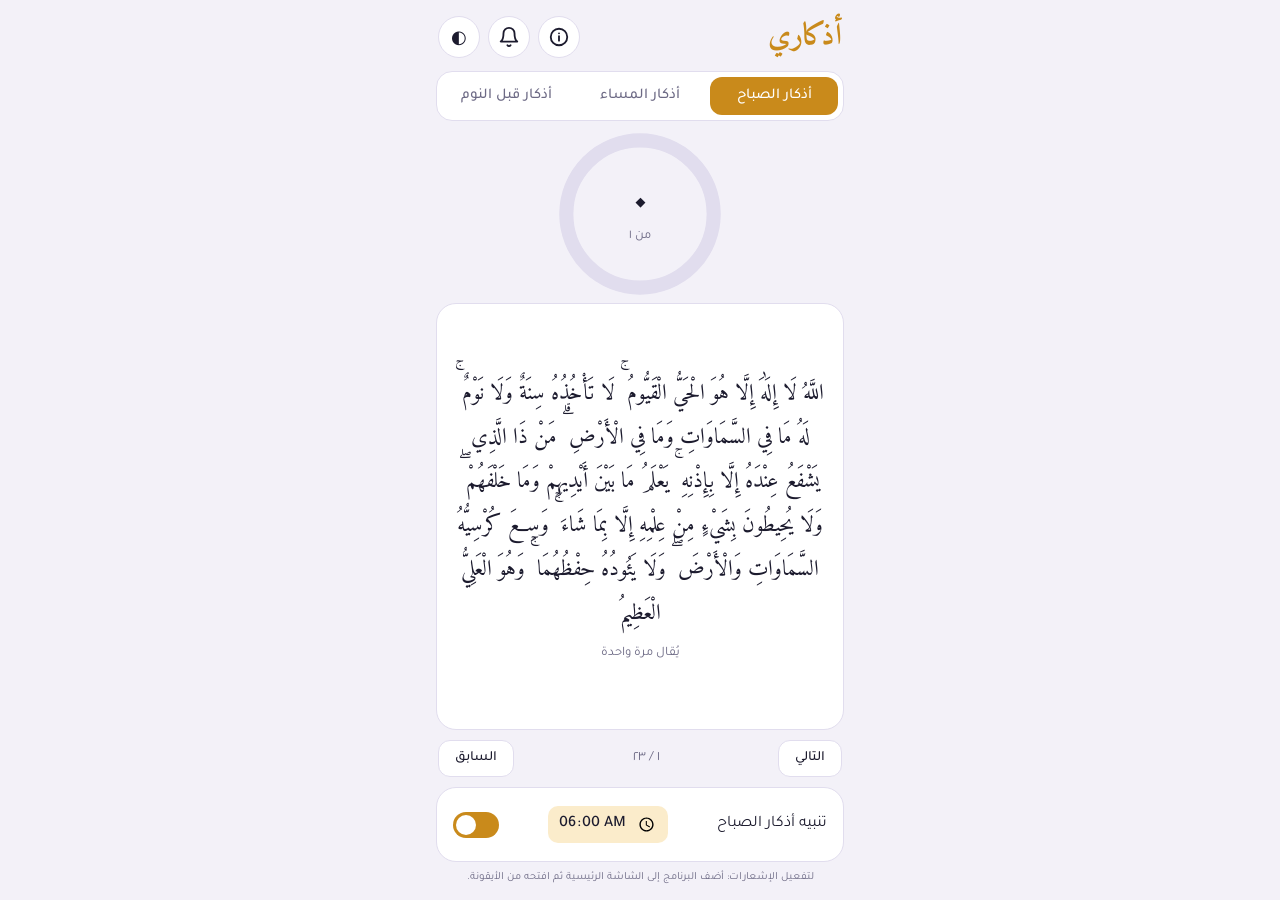
<file: index.html>
<!DOCTYPE html>
<html lang="ar" dir="rtl">
<head>
<meta charset="utf-8">
<meta name="viewport" content="width=device-width, initial-scale=1, maximum-scale=1, user-scalable=no, viewport-fit=cover">
<title>أذكاري</title>
<link rel="manifest" href="manifest.json">
<link rel="icon" href="icon-192.png">
<link rel="apple-touch-icon" href="icon-192.png">
<meta name="theme-color" content="#5b52c9">
<meta name="apple-mobile-web-app-capable" content="yes">
<meta name="mobile-web-app-capable" content="yes">
<meta name="apple-mobile-web-app-status-bar-style" content="black-translucent">
<meta name="apple-mobile-web-app-title" content="أذكاري">
<link rel="stylesheet" href="https://fonts.googleapis.com/css2?family=Amiri:wght@400;700&family=Tajawal:wght@400;500;700&display=swap">
<link rel="stylesheet" href="style.css">
</head>
<body data-c="morning">
<main class="app">
<header><h1>أذكاري</h1><div class="hb"><button class="ic" id="inf" aria-label="عن البرنامج"><svg viewBox="0 0 24 24" width="22" height="22" fill="none" stroke="currentColor" stroke-width="2" stroke-linecap="round" aria-hidden="true"><circle cx="12" cy="12" r="9"/><path d="M12 11v5M12 8h.01"/></svg></button><button class="ic" id="en" aria-label="تفعيل الإشعارات"><svg class="bell" viewBox="0 0 24 24" width="22" height="22" fill="none" stroke="currentColor" stroke-width="2" stroke-linecap="round" stroke-linejoin="round" aria-hidden="true"><path d="M18 8a6 6 0 0 0-12 0c0 7-3 9-3 9h18s-3-2-3-9"/><path d="M13.7 21a2 2 0 0 1-3.4 0"/></svg></button><button class="ic" id="th" aria-label="تبديل الوضع">◐</button></div></header>
<div class="tabs" role="tablist" id="tabs"></div>
<div class="ring" id="ring" role="button" aria-label="اضغط للعدّ">
<svg viewBox="0 0 120 120"><circle class="tr" cx="60" cy="60" r="52"/><circle class="pg" id="pg" cx="60" cy="60" r="52" stroke-dasharray="326.7" stroke-dashoffset="326.7"/></svg>
<b><span id="cn">0</span><small id="ct"></small></b></div>
<section class="dhikr"><p id="tx"></p><div class="src" id="sr"></div></section>
<div class="nav"><button id="nx">التالي</button><span id="ix"></span><button id="pv">السابق</button></div>

<section class="set" id="set"></section>
<p class="note" id="hint" hidden>لتفعيل الإشعارات: أضف البرنامج إلى الشاشة الرئيسية ثم افتحه من الأيقونة.</p>

</main>
<div class="sheet" id="sh" aria-hidden="true"><div class="box" role="dialog" aria-label="عن البرنامج"><button class="x" id="sx" aria-label="إغلاق">✕</button><h3>أذكاري</h3><p>«أذكاري» برنامج خفيف يذكّرك بأذكار الصباح والمساء وقبل النوم عبر إشعارات مكتوبة في الأوقات التي تختارها.</p><div class="lk" id="lk"></div><p class="ver" id="vr"></p><p class="cp"><img class="logo" src="logo.png" width="24" height="24" alt=""><span>© 2026 Abd Code. جميع الحقوق محفوظة.</span></p></div></div>
<div class="toast" id="st" role="status"></div>
<script src="adhkar.js"></script>
<script src="app.js"></script>
</body>
</html>
</file>
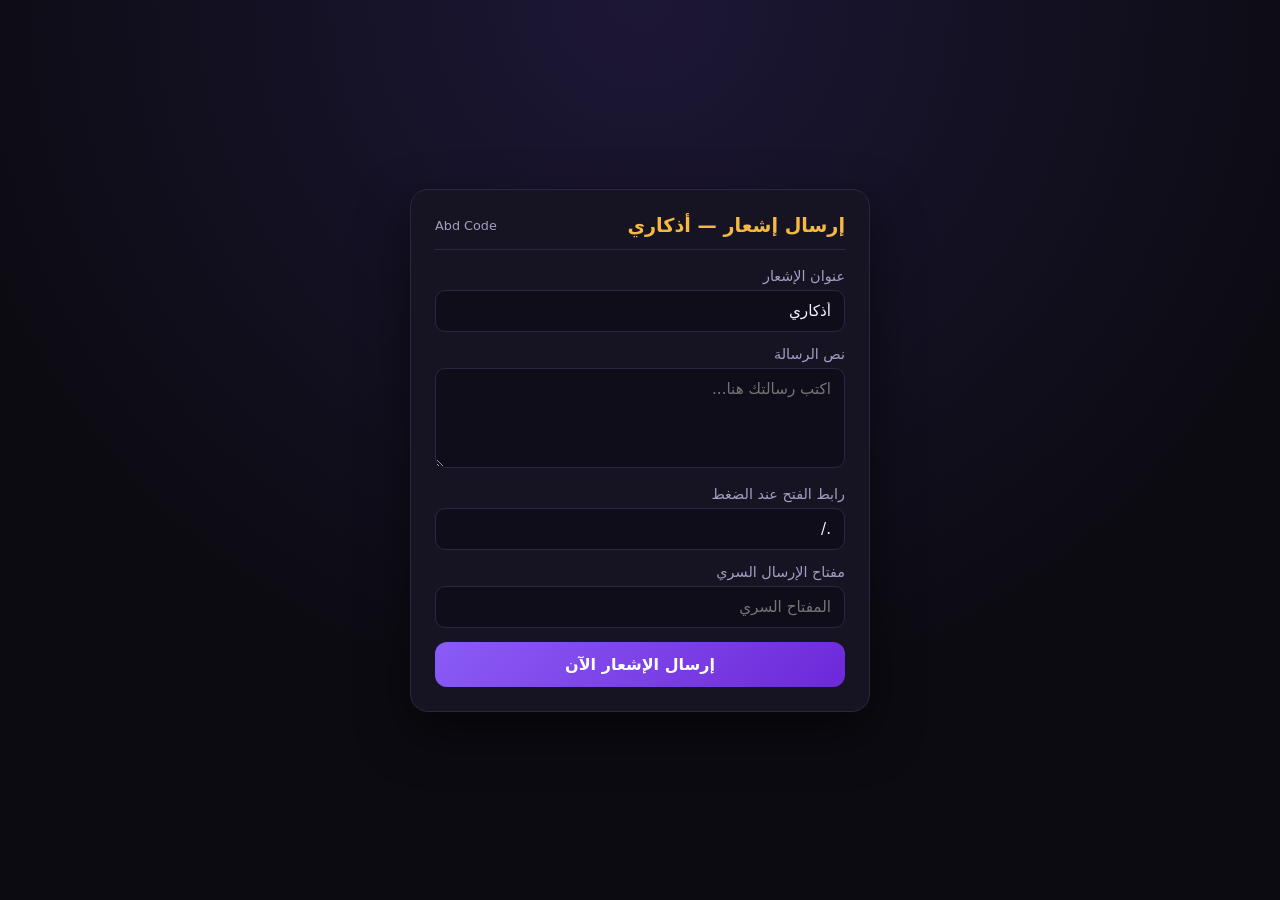
<file: send.html>
<!DOCTYPE html>
<html lang="ar" dir="rtl">
<head>
  <meta charset="UTF-8" />
  <meta name="robots" content="noindex" />
  <meta name="viewport" content="width=device-width, initial-scale=1.0" />
  <title>إرسال إشعار — أذكاري</title>
  <style>
    :root {
      --bg: #0c0b12;
      --card: #161422;
      --border: #2b2742;
      --text: #f4f2fa;
      --muted: #a39ec2;
      --purple: #8b5cf6;
      --purple-dark: #6d28d9;
      --gold: #f5b942;
    }
    * { box-sizing: border-box; }
    body {
      margin: 0;
      min-height: 100vh;
      font-family: system-ui, -apple-system, "Segoe UI", Tahoma, Arial, sans-serif;
      background: radial-gradient(circle at top, #1d1736 0%, var(--bg) 65%);
      color: var(--text);
      display: flex;
      align-items: center;
      justify-content: center;
      padding: 20px;
    }
    .box {
      width: 100%;
      max-width: 460px;
      background: var(--card);
      border: 1px solid var(--border);
      border-radius: 18px;
      padding: 24px;
      box-shadow: 0 20px 50px rgba(0, 0, 0, 0.55);
    }
    .top {
      display: flex;
      align-items: center;
      justify-content: space-between;
      margin-bottom: 18px;
      padding-bottom: 12px;
      border-bottom: 1px solid var(--border);
    }
    h1 { margin: 0; font-size: 1.2rem; color: var(--gold); }
    .brand { font-size: 0.8rem; color: var(--muted); }
    .field { margin-bottom: 14px; }
    label { display: block; margin-bottom: 6px; font-size: 0.9rem; color: var(--muted); }
    input, textarea {
      width: 100%;
      background: #0f0d19;
      color: var(--text);
      border: 1px solid var(--border);
      border-radius: 10px;
      padding: 11px 13px;
      font-size: 0.95rem;
      font-family: inherit;
      outline: none;
    }
    input:focus, textarea:focus { border-color: var(--purple); }
    textarea { min-height: 100px; resize: vertical; }
    button {
      width: 100%;
      padding: 13px;
      border: 0;
      border-radius: 12px;
      background: linear-gradient(135deg, var(--purple), var(--purple-dark));
      color: #fff;
      font-size: 1rem;
      font-weight: 700;
      font-family: inherit;
      cursor: pointer;
    }
    button:disabled { opacity: 0.5; cursor: not-allowed; }
    .status {
      margin-top: 14px;
      padding: 12px;
      border-radius: 10px;
      font-size: 0.9rem;
      display: none;
      background: #0f0d19;
      border: 1px solid var(--border);
    }
    .status.ok { display: block; border-color: rgba(34, 197, 94, 0.45); color: #86efac; }
    .status.err { display: block; border-color: rgba(239, 68, 68, 0.45); color: #fca5a5; }
  </style>
</head>
<body>
  <main class="box">
    <div class="top">
      <h1>إرسال إشعار — أذكاري</h1>
      <span class="brand">Abd Code</span>
    </div>
    <form id="sendForm">
      <div class="field">
        <label for="title">عنوان الإشعار</label>
        <input id="title" type="text" value="أذكاري" required />
      </div>
      <div class="field">
        <label for="body">نص الرسالة</label>
        <textarea id="body" placeholder="اكتب رسالتك هنا..." required></textarea>
      </div>
      <div class="field">
        <label for="url">رابط الفتح عند الضغط</label>
        <input id="url" type="text" value="./" />
      </div>
      <div class="field">
        <label for="secret">مفتاح الإرسال السري</label>
        <input id="secret" type="password" placeholder="المفتاح السري" autocomplete="off" required />
      </div>
      <button id="sendBtn" type="submit">إرسال الإشعار الآن</button>
    </form>
    <div id="status" class="status"></div>
  </main>

  <script>
    const WORKER_URL = "https://adhkar-push.abdcode.workers.dev/broadcast";
    const form = document.getElementById("sendForm");
    const btn = document.getElementById("sendBtn");
    const statusEl = document.getElementById("status");
    const secretInput = document.getElementById("secret");

    const savedSecret = localStorage.getItem("adhkar_broadcast_secret");
    if (savedSecret) secretInput.value = savedSecret;

    function showStatus(type, msg) {
      statusEl.className = "status " + type;
      statusEl.textContent = msg;
    }

    form.addEventListener("submit", async (e) => {
      e.preventDefault();
      const title = document.getElementById("title").value.trim();
      const body = document.getElementById("body").value.trim();
      const url = document.getElementById("url").value.trim() || "./";
      const secret = secretInput.value.trim();
      if (!body) return;

      localStorage.setItem("adhkar_broadcast_secret", secret);
      btn.disabled = true;
      btn.textContent = "جاري الإرسال...";
      showStatus("ok", "يتم إرسال الإشعار الآن...");

      try {
        const res = await fetch(WORKER_URL, {
          method: "POST",
          headers: { "Content-Type": "application/json" },
          body: JSON.stringify({ secret, title, body, url })
        });
        const data = await res.json();
        if (!res.ok || !data.ok) {
          showStatus("err", "فشل الإرسال: " + (data.error || res.status));
        } else {
          showStatus("ok", `تم الإرسال بنجاح! وصل لـ (${data.sent}) مشترك، فشل (${data.failed}) من أصل (${data.total}).`);
          document.getElementById("body").value = "";
        }
      } catch (err) {
        showStatus("err", "حدث خطأ في الاتصال: " + err.message);
      } finally {
        btn.disabled = false;
        btn.textContent = "إرسال الإشعار الآن";
      }
    });
  </script>
</body>
</html>
</file>
<file: style.css>
:root{--bg:#f3f1f8;--card:#fff;--ink:#1c1b2e;--mute:#6d6a85;--line:#e1ddee;--a:#c98a1b;--a2:#fbeccb;--on:#fff;box-sizing:border-box;padding-top:env(safe-area-inset-top,0px);padding-bottom:env(safe-area-inset-bottom,0px)}
@media (prefers-color-scheme:dark){:root:not([data-theme="light"]){--bg:#0e0d1a;--card:#181730;--ink:#ece9fa;--mute:#9b97b8;--line:#2a2848;--a2:#2c2410}}
:root[data-theme="dark"]{--bg:#0e0d1a;--card:#181730;--ink:#ece9fa;--mute:#9b97b8;--line:#2a2848;--a2:#2c2410}
body[data-c="morning"]{--a:#c98a1b}
body[data-c="evening"]{--a:#c4566b;--a2:#f9dde3}
body[data-c="sleep"]{--a:#5b52c9;--a2:#dedbf8}
:root[data-theme="dark"] body[data-c="morning"]{--a:#e3a935}
:root[data-theme="dark"] body[data-c="evening"]{--a2:#35161f}
:root[data-theme="dark"] body[data-c="sleep"]{--a2:#1d1a42}
*{box-sizing:border-box;margin:0}
[hidden]{display:none!important}
html,body{background:var(--bg);color:var(--ink);font-family:Tajawal,system-ui,sans-serif;transition:background .3s}
.app{max-width:440px;margin:0 auto;padding:16px 16px 40px}
header{display:flex;justify-content:space-between;align-items:center;padding:8px 2px 14px}
h1{font-family:Amiri,serif;font-size:30px;color:var(--a)}
.ic{width:42px;height:42px;border-radius:50%;border:1px solid var(--line);background:var(--card);color:var(--ink);font-size:18px;cursor:pointer}
.tabs{display:grid;grid-template-columns:repeat(3,1fr);gap:6px;background:var(--card);border:1px solid var(--line);border-radius:16px;padding:5px}
.tab{border:0;background:none;color:var(--mute);font:500 15px Tajawal;padding:10px 4px;border-radius:12px;cursor:pointer}
.tab[aria-selected="true"]{background:var(--a);color:var(--on)}
.ring{position:relative;width:200px;height:200px;margin:22px auto 8px;cursor:pointer;-webkit-tap-highlight-color:transparent}
.ring svg{width:100%;height:100%;transform:rotate(-90deg)}
.ring circle{fill:none;stroke-width:10}
.tr{stroke:var(--line)}.pg{stroke:var(--a);stroke-linecap:round;transition:stroke-dashoffset .35s}
.ring b{position:absolute;inset:0;display:flex;flex-direction:column;align-items:center;justify-content:center;font:700 44px Tajawal}
.ring small{font:400 13px Tajawal;color:var(--mute)}
.dhikr,.about{background:var(--card);border:1px solid var(--line);border-radius:20px;padding:22px 18px;text-align:center}
.dhikr p{font-family:Amiri,serif;font-size:25px;line-height:2.1}
.about p{font-size:15px;line-height:2;color:var(--mute)}
.src{margin-top:10px;font-size:13px;color:var(--mute)}
.nav{display:flex;justify-content:space-between;align-items:center;margin:14px 2px}
.nav button{border:1px solid var(--line);background:var(--card);color:var(--ink);font:500 14px Tajawal;padding:9px 16px;border-radius:12px;cursor:pointer}
.nav span{color:var(--mute);font-size:14px}
h2{font-size:17px;margin:26px 2px 10px}
.set{background:var(--card);border:1px solid var(--line);border-radius:20px;padding:4px 16px}
.row{display:flex;align-items:center;justify-content:space-between;gap:10px;padding:14px 0;border-bottom:1px solid var(--line)}
.row:last-child{border:0}
.row input[type=time]{font:500 16px Tajawal;color:var(--ink);background:var(--a2);border:0;border-radius:10px;padding:7px 10px}
.sw{position:relative;width:46px;height:26px;flex:none}
.sw input{opacity:0;position:absolute;inset:0;width:100%;height:100%;cursor:pointer;z-index:1}
.sw i{position:absolute;inset:0;border-radius:20px;background:var(--line);transition:.2s}
.sw i::after{content:"";position:absolute;top:3px;right:3px;width:20px;height:20px;border-radius:50%;background:#fff;transition:.2s}
.sw input:checked+i{background:var(--a)}
.sw input:checked+i::after{right:23px}
.test{width:100%;margin-top:14px;border:0;background:var(--a);color:var(--on);font:700 16px Tajawal;padding:14px;border-radius:14px;cursor:pointer}
.test{display:flex;align-items:center;justify-content:center;gap:10px;transition:transform .15s,background .3s}
.test:active{transform:scale(.96)}
.bell{transform-origin:50% 12%}
.test.go{animation:pulse .8s ease-out}
.test.go .bell{animation:swing .9s ease-in-out}
.test.done{background:var(--a2);color:var(--ink)}
.test.done .bell{color:var(--a);animation:pop .5s ease-out}
@keyframes swing{0%{rotate:0deg}20%{rotate:22deg}40%{rotate:-18deg}60%{rotate:12deg}80%{rotate:-6deg}100%{rotate:0deg}}
@keyframes pulse{0%{box-shadow:0 0 0 0 rgba(128,128,128,.45)}100%{box-shadow:0 0 0 22px rgba(128,128,128,0)}}
@keyframes pop{0%{scale:.5}60%{scale:1.35}100%{scale:1}}
.note{margin-top:12px;font-size:13px;line-height:1.8;color:var(--mute);text-align:center}
footer{text-align:center;margin-top:28px;color:var(--mute);font-size:13px}
@media (prefers-reduced-motion:reduce){*{transition:none!important;animation:none!important}}

html,body{height:100%;overflow:hidden;overscroll-behavior:none;-webkit-user-select:none;user-select:none;-webkit-touch-callout:none;-webkit-tap-highlight-color:transparent;touch-action:manipulation}
.app{height:100%;overflow-y:auto;overscroll-behavior:contain;-webkit-overflow-scrolling:touch;padding:8px 16px calc(20px + env(safe-area-inset-bottom,0px))}
.hb{display:flex;gap:8px}
.ic{display:flex;align-items:center;justify-content:center}
.ic.go{animation:pulse .8s ease-out}.ic.go .bell{animation:swing .9s ease-in-out}
.ic.done{background:var(--a);color:var(--on);border-color:var(--a)}.ic.done .bell{animation:pop .5s ease-out}
.ring{width:170px;height:170px;margin:12px auto 4px}.ring b{font-size:38px}
.dhikr{padding:16px 14px;max-height:34vh;overflow-y:auto}.dhikr p{font-size:22px;line-height:2}
.nav{margin:10px 2px}
h2{font-size:14px;margin:16px 2px 8px;color:var(--mute)}
.about{padding:10px 14px;border-radius:16px}.about p{font-size:12.5px;line-height:1.8}
footer{margin-top:14px}
.toast{position:fixed;bottom:calc(20px + env(safe-area-inset-bottom,0px));left:50%;transform:translate(-50%,30px);max-width:88vw;background:var(--card);color:var(--ink);border:1px solid var(--line);border-radius:14px;padding:10px 16px;font-size:14px;text-align:center;opacity:0;pointer-events:none;transition:.3s;z-index:9;box-shadow:0 6px 24px rgba(0,0,0,.2)}
.toast.on{opacity:1;transform:translate(-50%,0)}

.sheet{position:fixed;inset:0;background:rgba(0,0,0,.45);display:flex;align-items:flex-end;justify-content:center;z-index:20;opacity:0;pointer-events:none;transition:opacity .25s}
.sheet.on{opacity:1;pointer-events:auto}
.box{position:relative;width:100%;max-width:440px;background:var(--card);border-radius:24px 24px 0 0;padding:22px 18px calc(22px + env(safe-area-inset-bottom,0px));text-align:center;transform:translateY(40px);transition:transform .3s}
.sheet.on .box{transform:none}
.x{position:absolute;top:12px;left:14px;border:0;background:var(--a2);color:var(--ink);width:32px;height:32px;border-radius:50%;font-size:14px;cursor:pointer}
.box h3{font-family:Amiri,serif;font-size:28px;color:var(--a);margin-bottom:6px}
.box p{font-size:13.5px;line-height:1.9;color:var(--mute)}
.box p.ver{font-size:12px;margin-top:6px}
.lk{display:flex;gap:8px;justify-content:center;flex-wrap:wrap;margin:14px 0 8px}
.lk a{background:var(--a2);color:var(--ink);text-decoration:none;font:500 14px Tajawal;padding:9px 16px;border-radius:12px}

.app{display:flex;flex-direction:column;overflow:hidden;padding:6px 16px calc(12px + env(safe-area-inset-bottom,0px))}
header{padding:4px 2px 8px}
.ring{flex:none;width:min(170px,22dvh);height:min(170px,22dvh);margin:8px auto 4px}
.ring b{font-size:min(38px,5dvh)}
.dhikr{flex:1;min-height:0;max-height:none;display:flex;flex-direction:column;overflow-y:auto}
.dhikr>:first-child{margin-top:auto}.dhikr>:last-child{margin-bottom:auto}
.nav{flex:none}.set{flex:none}
.note{margin-top:6px;font-size:11px}
.lk a{display:inline-flex;align-items:center;gap:6px}
.box p.cp{display:flex;align-items:center;justify-content:center;gap:8px;font-size:12px;margin-top:6px}

.logo{border-radius:7px;display:block}
</file>
